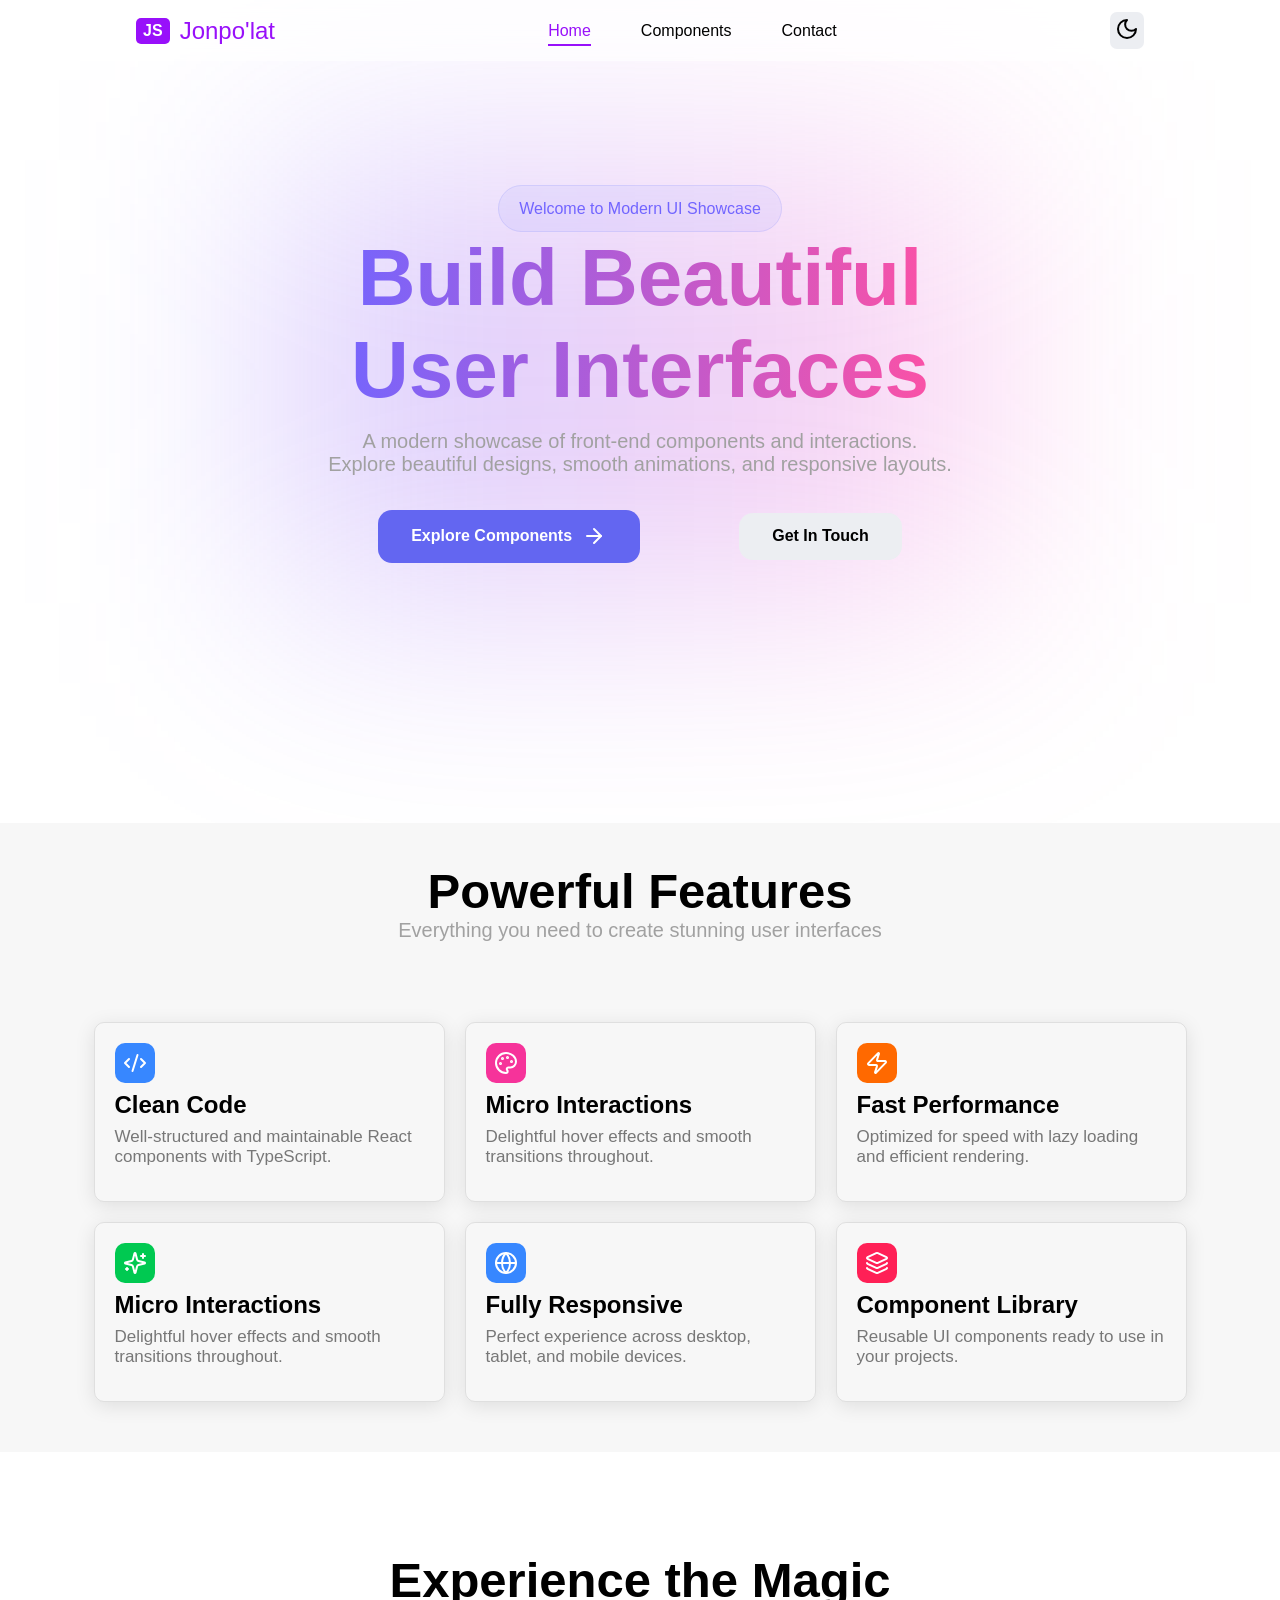
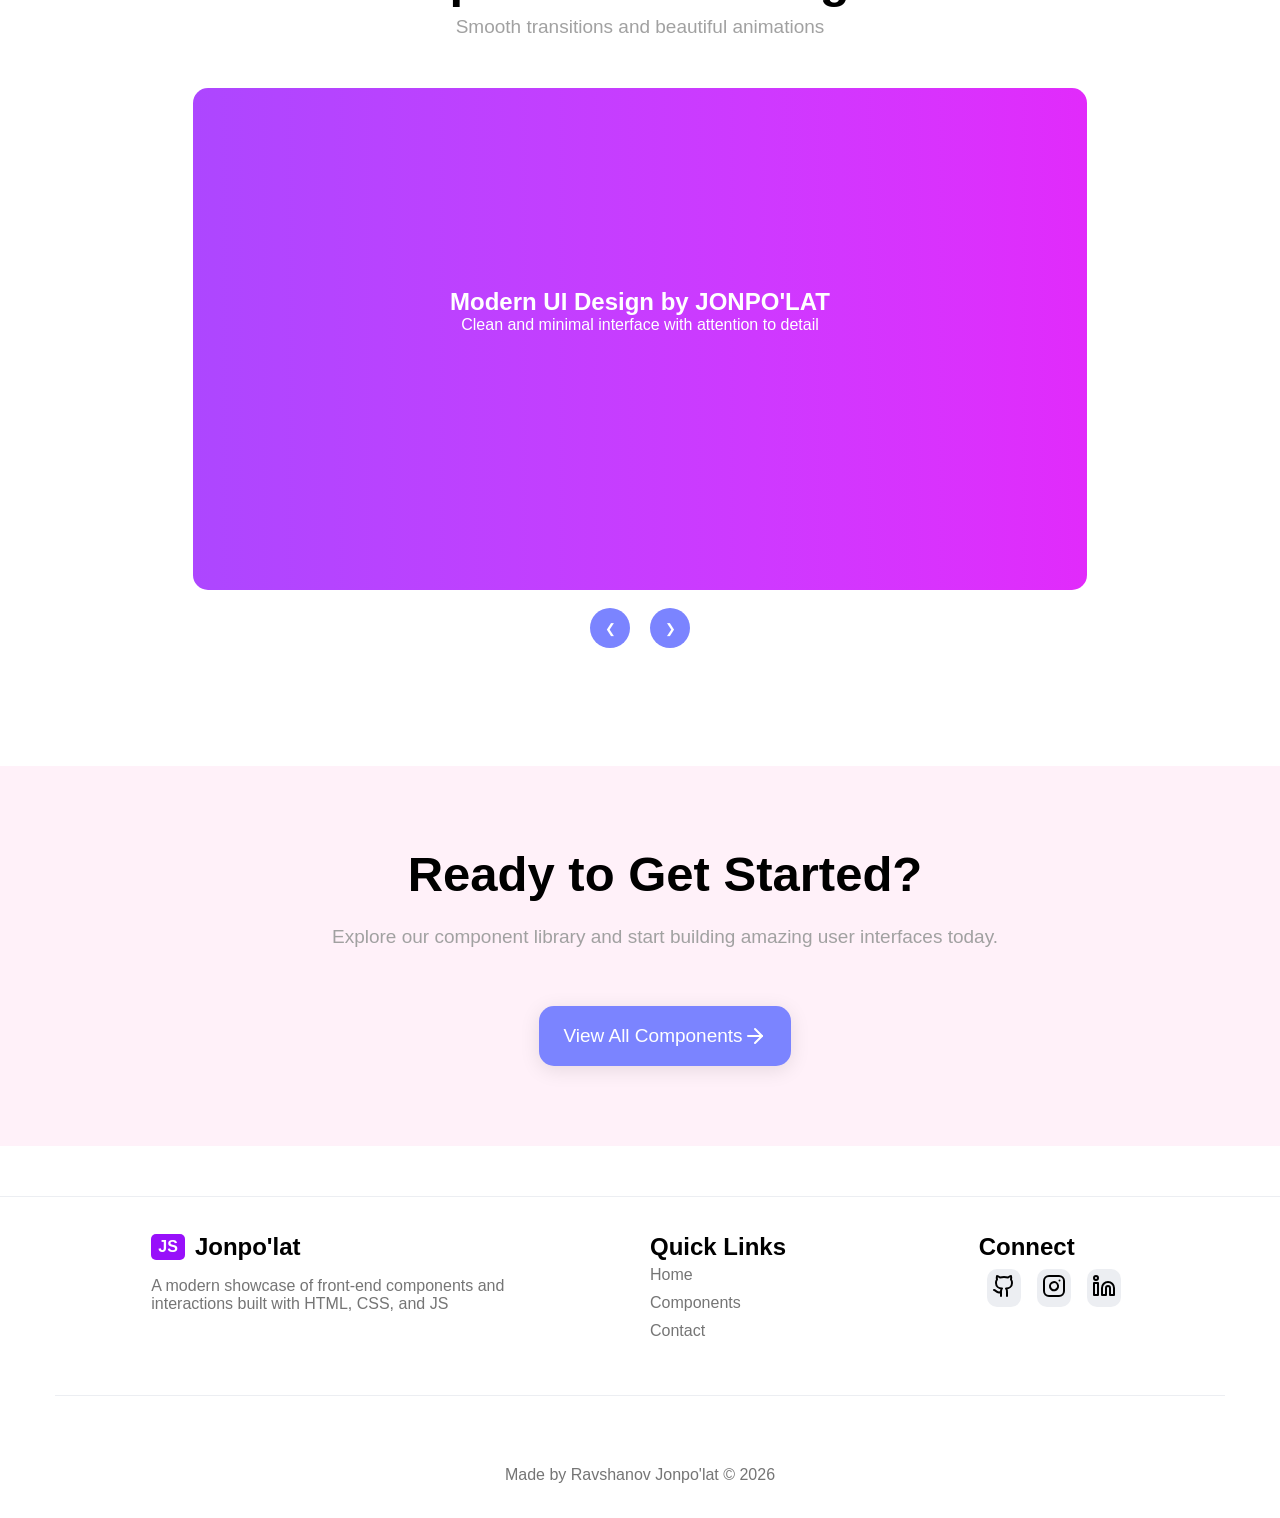
<file: index.html>
<!DOCTYPE html>
<html lang="en">
<head>
    <meta charset="UTF-8">
    <meta name="viewport" content="width=device-width, initial-scale=1.0">
    <!-- STYLE CSS -->
    <link rel="stylesheet" href="./assets/css/style.css">
    <!-- Font -->
    <link href="https://fonts.googleapis.com/css2?family=Poppins:wght@300;400;500;600;700&display=swap"
        rel="stylesheet">
    <title>WORK | PROJECT</title>
</head>
<body>
    <!-- LOADER -->
    <div class="loader-wrapper">
        <span class="loader"></span>
    </div>
    <!-- / LOADER -->

    <!-- HEADER -->
    <header>
        <nav class="nav">
            <div class="d-flex">
                <a class="d-flex" href="index.html">
                    <span>JS</span>
                    <h2>Jonpo'lat</h2>
                </a>
                <ul class="d-flex navigator">
                    <li><a href="index.html" class="nav_active">Home</a></li>
                    <li><a href="./htmls/components.html">Components</a></li>
                    <li><a href="./htmls/contact.html">Contact</a></li>
                </ul>
                <div class="d-flex">
                    <button type="button" class="darkMode-btn"></button>
                    <div class="burger">
                        <button type="button" class="burger-btn">
                            <svg xmlns="http://www.w3.org/2000/svg" width="24" height="24" viewBox="0 0 24 24"
                                fill="none" stroke="currentColor" stroke-width="2" stroke-linecap="round"
                                stroke-linejoin="round" class="lucide lucide-menu w-5 h-5">
                                <line x1="4" x2="20" y1="12" y2="12"></line>
                                <line x1="4" x2="20" y1="6" y2="6"></line>
                                <line x1="4" x2="20" y1="18" y2="18"></line>
                            </svg>
                        </button>
                    </div>
                </div>
            </div>
            <div class="nav-menu">
                <a href="index.html">
                    <p class="nav-menu_a">Home</p>
                </a>
                <a href="./htmls/components.html">
                    <p>Components</p>
                </a>
                <a href="./htmls/contact.html">
                    <p>Contact</p>
                </a>
            </div>
        </nav>
    </header>
    <!-- / HEADER -->

    <!-- MAIN -->
    <main>
        <!-- HOME SECTION -->
        <section id="home">
            <div class="container">
                <div class="home">
                    <div class="hero">
                        <span class="home_subtitle">Welcome to Modern UI Showcase</span>
                        <h1>
                            Build Beautiful <br>
                            User Interfaces
                        </h1>
                        <p>A modern showcase of front-end components and interactions. <br>Explore beautiful designs,
                            smooth
                            animations, and responsive layouts.
                        </p>
                        <div class="d-flex">
                            <a href="./htmls/components.html">
                                <button type="button" class="btn-pur">
                                    <span style="margin-right: 10px;">Explore Components</span>
                                    <svg xmlns="http://www.w3.org/2000/svg" width="24" height="24" viewBox="0 0 24 24"
                                        fill="none" stroke="currentColor" stroke-width="2" stroke-linecap="round"
                                        stroke-linejoin="round"
                                        class="lucide lucide-arrow-right ml-2 w-5 h-5 group-hover:translate-x-1 transition-transform">
                                        <path d="M5 12h14"></path>
                                        <path d="m12 5 7 7-7 7"></path>
                                    </svg>
                                </button>
                            </a>

                            <a href="./htmls/contact.html">
                                <button type="button" class="btn-pramiry">Get In Touch</button>
                            </a>


                        </div>
                    </div>

                </div>

            </div>
        </section>
        <!-- /HOME SECTION -->

        <!-- Features -->
        <section id="features">
            <div class="container">
                <div class="features">
                    <div class="features-content">
                        <h1 class="features-title">Powerful Features</h1>
                        <p class="features-subtitle">Everything you need to create stunning user interfaces</p>
                    </div>


                    <div class="card-wrpapper">
                        <div class="d-flex">
                            <div class="card hover1">
                                <div class="card1">
                                    <svg xmlns="http://www.w3.org/2000/svg" width="24" height="24" viewBox="0 0 24 24"
                                        fill="none" stroke="currentColor" stroke-width="2" stroke-linecap="round"
                                        stroke-linejoin="round" class="lucide lucide-code-xml w-6 h-6 text-white">
                                        <path d="m18 16 4-4-4-4"></path>
                                        <path d="m6 8-4 4 4 4"></path>
                                        <path d="m14.5 4-5 16"></path>
                                    </svg>
                                </div>
                                <h3>Clean Code</h3>
                                <p>Well-structured and maintainable React components with TypeScript.</p>
                            </div>
                            <div class="card hover2">
                                <div class="card2">
                                    <svg xmlns="http://www.w3.org/2000/svg" width="24" height="24" viewBox="0 0 24 24"
                                        fill="none" stroke="currentColor" stroke-width="2" stroke-linecap="round"
                                        stroke-linejoin="round" class="lucide lucide-palette w-6 h-6 text-white">
                                        <circle cx="13.5" cy="6.5" r=".5" fill="currentColor"></circle>
                                        <circle cx="17.5" cy="10.5" r=".5" fill="currentColor"></circle>
                                        <circle cx="8.5" cy="7.5" r=".5" fill="currentColor"></circle>
                                        <circle cx="6.5" cy="12.5" r=".5" fill="currentColor"></circle>
                                        <path
                                            d="M12 2C6.5 2 2 6.5 2 12s4.5 10 10 10c.926 0 1.648-.746 1.648-1.688 0-.437-.18-.835-.437-1.125-.29-.289-.438-.652-.438-1.125a1.64 1.64 0 0 1 1.668-1.668h1.996c3.051 0 5.555-2.503 5.555-5.554C21.965 6.012 17.461 2 12 2z">
                                        </path>
                                    </svg>
                                </div>
                                <h3>Micro Interactions</h3>
                                <p>Delightful hover effects and smooth transitions throughout.</p>
                            </div>
                            <div class="card hover3">
                                <div class="card3">
                                    <svg xmlns="http://www.w3.org/2000/svg" width="24" height="24" viewBox="0 0 24 24"
                                        fill="none" stroke="currentColor" stroke-width="2" stroke-linecap="round"
                                        stroke-linejoin="round" class="lucide lucide-zap w-6 h-6 text-white">
                                        <path
                                            d="M4 14a1 1 0 0 1-.78-1.63l9.9-10.2a.5.5 0 0 1 .86.46l-1.92 6.02A1 1 0 0 0 13 10h7a1 1 0 0 1 .78 1.63l-9.9 10.2a.5.5 0 0 1-.86-.46l1.92-6.02A1 1 0 0 0 11 14z">
                                        </path>
                                    </svg>
                                </div>
                                <h3>Fast Performance</h3>
                                <p>Optimized for speed with lazy loading and efficient rendering.</p>
                            </div>
                        </div>
                        <div class="d-flex">
                            <div class="card hover4">
                                <div class="card4">
                                    <svg xmlns="http://www.w3.org/2000/svg" width="24" height="24" viewBox="0 0 24 24"
                                        fill="none" stroke="currentColor" stroke-width="2" stroke-linecap="round"
                                        stroke-linejoin="round" class="lucide lucide-sparkles w-6 h-6 text-white">
                                        <path
                                            d="M9.937 15.5A2 2 0 0 0 8.5 14.063l-6.135-1.582a.5.5 0 0 1 0-.962L8.5 9.936A2 2 0 0 0 9.937 8.5l1.582-6.135a.5.5 0 0 1 .963 0L14.063 8.5A2 2 0 0 0 15.5 9.937l6.135 1.581a.5.5 0 0 1 0 .964L15.5 14.063a2 2 0 0 0-1.437 1.437l-1.582 6.135a.5.5 0 0 1-.963 0z">
                                        </path>
                                        <path d="M20 3v4"></path>
                                        <path d="M22 5h-4"></path>
                                        <path d="M4 17v2"></path>
                                        <path d="M5 18H3"></path>
                                    </svg>
                                </div>
                                <h3>Micro Interactions</h3>
                                <p>Delightful hover effects and smooth transitions throughout.</p>
                            </div>
                            <div class="card hover5">
                                <div class="card5">
                                    <svg xmlns="http://www.w3.org/2000/svg" width="24" height="24" viewBox="0 0 24 24"
                                        fill="none" stroke="currentColor" stroke-width="2" stroke-linecap="round"
                                        stroke-linejoin="round" class="lucide lucide-globe w-6 h-6 text-white">
                                        <circle cx="12" cy="12" r="10"></circle>
                                        <path d="M12 2a14.5 14.5 0 0 0 0 20 14.5 14.5 0 0 0 0-20"></path>
                                        <path d="M2 12h20"></path>
                                    </svg>
                                </div>
                                <h3>Fully Responsive</h3>
                                <p>Perfect experience across desktop, tablet, and mobile devices.</p>
                            </div>
                            <div class="card hover6">
                                <div class="card6">
                                    <svg xmlns="http://www.w3.org/2000/svg" width="24" height="24" viewBox="0 0 24 24"
                                        fill="none" stroke="currentColor" stroke-width="2" stroke-linecap="round"
                                        stroke-linejoin="round" class="lucide lucide-layers w-6 h-6 text-white">
                                        <path
                                            d="M12.83 2.18a2 2 0 0 0-1.66 0L2.6 6.08a1 1 0 0 0 0 1.83l8.58 3.91a2 2 0 0 0 1.66 0l8.58-3.9a1 1 0 0 0 0-1.83z">
                                        </path>
                                        <path
                                            d="M2 12a1 1 0 0 0 .58.91l8.6 3.91a2 2 0 0 0 1.65 0l8.58-3.9A1 1 0 0 0 22 12">
                                        </path>
                                        <path
                                            d="M2 17a1 1 0 0 0 .58.91l8.6 3.91a2 2 0 0 0 1.65 0l8.58-3.9A1 1 0 0 0 22 17">
                                        </path>
                                    </svg>
                                </div>
                                <h3>Component Library</h3>
                                <p>Reusable UI components ready to use in your projects.</p>
                            </div>
                        </div>
                    </div>
                </div>
            </div>
        </section>
        <!-- /Features -->

        <!-- Carusel -->
        <section id="coruel">
            <div class="container">
                <div class="carusel-content">
                    <h1>Experience the Magic</h1>
                    <p>Smooth transitions and beautiful animations</p>
                </div>

                <div class="carusel-center">
                    <div class="carousel">
                        <div class="carousel-track-container">
                            <div class="carousel-track">
                                <!-- Slide1 -->
                                <div class="slide slide1">
                                    <div class="slide-content">
                                        <h1>Modern UI Design by JONPO'LAT</h1>
                                        <p>Clean and minimal interface with attention to detail</p>
                                    </div>

                                </div>
                                <!-- Slide2 -->
                                <div class="slide slide2">
                                    <div class="slide-content">
                                        <h1>Smooth Animations</h1>
                                        <p>Delightful micro-interactions throughout the experience</p>
                                    </div>

                                </div>
                                <!-- Slide3 -->
                                <div class="slide slide3">
                                    <div class="slide-content">
                                        <h1>Dark Mode Support</h1>
                                        <p>Beautiful themes for every preference</p>
                                    </div>

                                </div>
                            </div>

                        </div>
                    </div>
                </div>
                <div class="carusel-btns">
                    <button class="prev" type="button">&#10094;</button>
                    <button class="next" type="button">&#10095;</button>
                </div>


            </div>
        </section>
        <!-- /Carusel -->

        <!-- Components -->
        <section id="components">
            <div class="components">
                <div class="container">
                    <h1>Ready to Get Started?</h1>
                    <p>Explore our component library and start building amazing user interfaces today.</p>
                    <button type="button">
                        <a href="./htmls/components.html">
                            View All Components
                            <svg xmlns="http://www.w3.org/2000/svg" width="24" height="24" viewBox="0 0 24 24"
                                fill="none" stroke="currentColor" stroke-width="2" stroke-linecap="round"
                                stroke-linejoin="round"
                                class="lucide lucide-arrow-right ml-2 w-5 h-5 group-hover:translate-x-1 transition-transform">
                                <path d="M5 12h14"></path>
                                <path d="m12 5 7 7-7 7"></path>
                            </svg>
                        </a>
                    </button>
                </div>
            </div>
        </section>
    </main>
    <!-- / MAIN -->

    <!-- footer -->
    <footer>
        <div class="foot">
            <div class="container broder">
                <div class="d-flex">
                    <div class="footer-titles">
                        <div>
                            <span>JS</span>
                            <h2>Jonpo'lat</h2>
                        </div>
                        <p>A modern showcase of front-end components and interactions built with HTML, CSS, and
                            JS
                        </p>
                    </div>

                    <div class="footer-links">
                        <h2>Quick Links</h2>
                        <ul>
                            <li><a href="index.html">Home</a></li>
                            <li><a href="./htmls/components.html">Components</a></li>
                            <li><a href="./htmls/contact.html">Contact</a></li>
                        </ul>
                    </div>

                    <div class="footer-connect">
                        <h2>Connect</h2>
                        <div class="d-flex">
                            <a href="https://github.com/Jonpolattt">
                                <svg xmlns="http://www.w3.org/2000/svg" width="24" height="24" viewBox="0 0 24 24"
                                    fill="none" stroke="currentColor" stroke-width="2" stroke-linecap="round"
                                    stroke-linejoin="round" class="lucide lucide-github w-5 h-5">
                                    <path
                                        d="M15 22v-4a4.8 4.8 0 0 0-1-3.5c3 0 6-2 6-5.5.08-1.25-.27-2.48-1-3.5.28-1.15.28-2.35 0-3.5 0 0-1 0-3 1.5-2.64-.5-5.36-.5-8 0C6 2 5 2 5 2c-.3 1.15-.3 2.35 0 3.5A5.403 5.403 0 0 0 4 9c0 3.5 3 5.5 6 5.5-.39.49-.68 1.05-.85 1.65-.17.6-.22 1.23-.15 1.85v4">
                                    </path>
                                    <path d="M9 18c-4.51 2-5-2-7-2"></path>
                                </svg>
                            </a>
                            <a href="https://www.instagram.com/ravshanovv.jonpolat/">
                                <svg xmlns="http://www.w3.org/2000/svg" width="24" height="24" viewBox="0 0 24 24"
                                    fill="none" stroke="currentColor" stroke-width="2" stroke-linecap="round"
                                    stroke-linejoin="round" class="lucide lucide-instagram w-5 h-5">
                                    <rect x="2" y="2" width="20" height="20" rx="5" ry="5"></rect>
                                    <path d="M16 11.37a4 4 0 1 1-7.94 1.63 4 4 0 0 1 7.94-1.63z"></path>
                                    <line x1="17.5" y1="6.5" x2="17.5" y2="6.5"></line>
                                </svg>
                            </a>
                            <a href="">
                                <svg xmlns="http://www.w3.org/2000/svg" width="24" height="24" viewBox="0 0 24 24"
                                    fill="none" stroke="currentColor" stroke-width="2" stroke-linecap="round"
                                    stroke-linejoin="round" class="lucide lucide-linkedin w-5 h-5">
                                    <path
                                        d="M16 8a6 6 0 0 1 6 6v7h-4v-7a2 2 0 0 0-2-2 2 2 0 0 0-2 2v7h-4v-7a6 6 0 0 1 6-6z">
                                    </path>
                                    <rect width="4" height="12" x="2" y="9"></rect>
                                    <circle cx="4" cy="4" r="2"></circle>
                                </svg>
                            </a>
                        </div>
                    </div>
                </div>
            </div>
        </div>

        <div class="foo-bottom">
            <div>
                <p> Made by Ravshanov Jonpo'lat © 2026</p>

            </div>
        </div>

    </footer>
    <!-- / footer -->

    <!-- UP BUTTON -->
    <div class="up-wrapper">
        <button type="button" class="up-button">
            <svg xmlns="http://www.w3.org/2000/svg" width="24" height="24" viewBox="0 0 24 24" fill="none"
                stroke="currentColor" stroke-width="2" stroke-linecap="round" stroke-linejoin="round"
                class="lucide lucide-arrow-up w-6 h-6">
                <path d="m5 12 7-7 7 7"></path>
                <path d="M12 19V5"></path>
            </svg>
        </button>

    </div>
    <!-- /UP BUTTON -->

    <!-- script js -->
    <script src="./assets/js/app.js"></script>
    <script src="./assets/js/home.js"></script>
</body>
</html>
</file>
<file: assets/css/style.css>
* {
  margin: 0;
  padding: 0;
  box-sizing: border-box;
  list-style: none;
  text-decoration: none;
}

:root {
  --background: #0a0a0f;
  --foreground: oklch(98.5% 0 0);
  --card-foreground: oklch(98.5% 0 0);
  --popover: oklch(14.5% 0 0);
  --popover-foreground: oklch(98.5% 0 0);
  --primary: #818cf8;
  --primary-foreground: oklch(20.5% 0 0);
  --secondary: oklch(26.9% 0 0);
  --secondary-foreground: oklch(98.5% 0 0);
  --muted: oklch(26.9% 0 0);
  --muted-foreground: oklch(70.8% 0 0);
  --accent: oklch(26.9% 0 0);
  --accent-foreground: oklch(98.5% 0 0);
  --destructive: oklch(39.6% 0.141 25.723);
  --destructive-foreground: oklch(63.7% 0.237 25.331);
  --border: oklch(26.9% 0 0);
  --input: oklch(26.9% 0 0);
  --ring: oklch(43.9% 0 0);
  --font-weight-medium: 500;
  --font-weight-normal: 400;
  --chart-1: oklch(48.8% 0.243 264.376);
  --chart-2: oklch(69.6% 0.17 162.48);
  --chart-3: oklch(76.9% 0.188 70.08);
  --chart-4: oklch(62.7% 0.265 303.9);
  --chart-5: oklch(64.5% 0.246 16.439);
  --sidebar: oklch(20.5% 0 0);
  --sidebar-foreground: oklch(98.5% 0 0);
  --sidebar-primary: oklch(48.8% 0.243 264.376);
  --sidebar-primary-foreground: oklch(98.5% 0 0);
  --sidebar-accent: oklch(26.9% 0 0);
  --sidebar-accent-foreground: oklch(98.5% 0 0);
  --sidebar-border: oklch(26.9% 0 0);
  --sidebar-ring: oklch(43.9% 0 0);
  --color-red-500: oklch(63.7% 0.237 25.331);
  --color-orange-500: oklch(70.5% 0.213 47.604);
  --color-yellow-500: oklch(79.5% 0.184 86.047);
  --color-green-500: oklch(72.3% 0.219 149.579);
  --color-emerald-500: oklch(69.6% 0.17 162.48);
  --color-cyan-500: oklch(71.5% 0.143 215.221);
  --color-blue-500: oklch(63.833% 0.19498 258.769);
  --color-indigo-500: oklch(58.5% 0.233 277.117);
  --color-violet-500: oklch(60.6% 0.25 292.717);
  --color-purple-500: oklch(62.7% 0.265 303.9);
  --color-purple-600: oklch(55.8% 0.288 302.321);
  --color-fuchsia-500: oklch(66.7% 0.295 322.15);
  --color-pink-500: oklch(65.6% 0.241 354.308);
  --color-pink-501: oklch(75.12% 0.17646 348.894);
  --color-rose-500: oklch(64.5% 0.246 16.439);
  --color-gray-100: oklch(96.7% 0.003 264.542);
  --bg: #07070a;
  --left: #7b84ff;
  --right: #ff5fd0;

  --bg-color: white;
  --text-color: black;
  --bg-nav: rgba(255, 255, 255, 0.6);
  --border-color: rgba(183, 183, 183, 0.637);
  --box-shadow: 0 4px 20px rgba(0, 0, 0, 0.167);
  --btn-color: white;
  --btn-bg-color: oklch(95% 0.0058 264.53);
  --features-bg-color: rgba(231, 231, 231, 0.345);
  --card-box-shadow: 0 4px 20px rgba(0, 0, 0, 0.103);
  --card: white;
  --input-background: #f3f3f5;
  --placeholder-color: rgb(91, 91, 91);
}
.dark {
  --bg-color: black;
  --text-color: white;
  --bg-nav: rgba(0, 0, 0, 0.6);
  --border-color: rgba(74, 74, 74, 0.514);
  --box-shadow: 0 4px 20px rgba(40, 40, 40, 0.504);
  --btn-bg-color: var(--secondary);
  --features-bg-color: color-mix(in oklab, var(--secondary) 30%, transparent);
  --secondary: oklch(26.9% 0 0);
  --card: #131318;
  --input-background: #212121;
  --placeholder-color: rgb(197, 197, 197);
}
.darkMode-btn {
  background-color: var(--btn-bg-color) !important;
}
body {
  /* background-color: var(--background); */
  font-family:
    Inter,
    -apple-system,
    BlinkMacSystemFont,
    Segoe UI,
    sans-serif;
  background-color: var(--bg-color);
}

.d-flex {
  display: flex;
  align-items: center;
  justify-content: space-around;
}

.container {
  margin: 0 auto;
  width: 1170px;
}
/* loader */
.loader-wrapper {
  width: 100%;
  height: 100vh;
  display: flex;
  justify-content: center;
  align-items: center;
  position: fixed;
  background-color: var(--bg-color);
  left: 0;
  right: 0;
  top: 0;
  bottom: 0;
  z-index: 999999;
  transition: opacity 0.5s;
}
.loader {
  width: 48px;
  height: 48px;
  display: inline-block;
  border-radius: 10px;
  box-sizing: border-box;
  animation: rotation 1s linear infinite;
  background: linear-gradient(
    90deg,
    var(--color-purple-500),
    var(--color-fuchsia-500)
  );
}
.loading {
  overflow: hidden;
}
.loader-opacity {
  opacity: 0;
}
@keyframes rotation {
  0% {
    transform: rotate(0deg);
  }
  50% {
    transform: rotate(180deg);
  }
  100% {
    transform: rotate(360deg);
  }
}

/* Up dtn */
.up-wrapper {
  position: fixed;
  right: 30px;
  bottom: 30px;
  display: none;
  pointer-events: none;
  transition: 0.3s;
}
.up-button {
  float: right;
  border: none;
  outline: none;
  background-color: #7b84ff;
  padding: 10px 12px;
  border-radius: 50%;
  margin-top: 100px;
  margin-right: 100px;
  color: white;
  transition: all 0.1s ease-in-out;
}
.up-button:hover {
  transform: scale(110%);
}
.up-wrapper.show {
  display: block;
  pointer-events: auto;
}

/* HEADER */
header {
  height: 100px;
}
nav {
  position: fixed;
  left: 0;
  right: 0;
  top: 0;
  background-color: var(--bg-color);
  padding: 12px;
  background: var(--bg-nav);
  -webkit-backdrop-filter: blur(15px);
  backdrop-filter: blur(15px);
  transition: all 0.5s;
  z-index: 99999;
  /* height: 70px; */
}
.fix {
  box-shadow: var(--box-shadow);
  /* border-bottom: 1px solid var(--border-color); */
}
nav h2 {
  font-weight: 500;
  color: var(--color-purple-600);
  cursor: pointer;
}
nav span {
  color: white;
  background-color: var(--color-purple-600);
  padding: 4px 7px;
  font-weight: bold;
  border-radius: 5px;
  margin-right: 10px;
  cursor: pointer;
  transition: all 0.3s ease-in-out;
}
.nav div span:hover {
  transform: rotate(180deg);
}

.nav_active {
  color: var(--color-purple-600) !important;
  border-bottom: 2px solid var(--color-purple-600) !important;
  padding-bottom: 5px;
}

nav h1,
ul li {
  cursor: pointer;
}
.nav ul li {
  padding: 0px 25px;
}
.navigator li a {
  color: var(--text-color);
  transition: all 0.2s;
}
.navigator li a:hover {
  color: var(--color-purple-600);
}
.nav button {
  border: none;
  outline: none;
  padding: 5px;
  border-radius: 7px;
  transition: all 0.2s;
  background-color: var(--bg-color);
  color: var(--text-color);
}
.nav button:hover {
  transform: scale(103%);
}

/* BURGER */
.burger {
  display: none;
  flex-direction: column;
  gap: 5px;
  cursor: pointer;
}

.burger p {
  width: 25px;
  transition: 0.3s;
}
.nav-menu {
  padding: 18px;
  /* transition: all 0.2s; */
  height: 0;
  display: none;
}
.nav-menu__active {
  display: block;
  height: 100%;
}
.burger-btn {
  background-color: var(--btn-bg-color) !important;
  margin-left: 14px;
}

.nav-menu p {
  padding: 10px;
  /* background-color: var(--primary); */
  margin: 5px;
  color: var(--text-color);
  background-color: var(--btn-bg-color);
  border-radius: 10px;
  transition: all 0.5s;
}
.nav-menu p a {
  color: var(--text-color) !important;
}
.nav-menu_a {
  background-color: var(--primary) !important;
}

/* HEADER */

/* HOME */
.home {
  display: flex;
  align-items: center;
  justify-content: center;
  margin-top: 100px;
  text-align: center;
}
.home_subtitle {
  background-color: color-mix(in oklab, var(--primary) 10%, transparent);
  padding: 14px 20px;
  border-radius: 25px;
  border: 1px solid;
  border-color: color-mix(in oklab, var(--primary) 20%, transparent);
  color: #7265ff;
}
.hero {
  position: relative;
}

.hero::before {
  content: "";
  position: absolute;
  inset: -40px;

  background: linear-gradient(
    90deg,
    rgba(120, 90, 255, 0.301),
    rgba(255, 90, 200, 0.258)
  );

  filter: blur(120px);
  z-index: -1;
}
.home h1 {
  margin: 14px 0px;
  font-weight: 800;
  font-size: 80px; /* подберите размер по вкусу */
  background: linear-gradient(90deg, #7265ff, #ff51a3);
  -webkit-background-clip: text; /* для Safari и Chrome */
  -webkit-text-fill-color: transparent; /* для Safari и Chrome */
  background-clip: text; /* для остальных браузеров */
  color: transparent;
}
.home p {
  font-size: 1.25rem;
  color: var(--muted-foreground);
  margin-bottom: 18px;
}
.home button {
  display: inline-flex;
  align-items: center;
  padding: 0.9rem 2.1rem;
  border-radius: 14px;
  font-weight: 700;
  font-size: 1rem;
  cursor: pointer;
  border: 0;
  text-decoration: none;
  transition:
    transform 0.18s ease,
    box-shadow 0.18s ease;
  margin-top: 16px;
}
.home button:hover {
  transform: scale(108%);
}

.btn-pur {
  background-color: #6366f1;
  color: var(--btn-color);
}
.btn-pramiry {
  background-color: var(--btn-bg-color);
  color: var(--text-color);
}
/* /HOME */

/* FEATURES */
#features {
  margin-top: 260px;
  padding: 40px;
  background-color: var(--features-bg-color);
}
.features-content {
  text-align: center;
  padding-bottom: 70px;
}
.features-content h1 {
  color: var(--text-color);
  font-size: 49px;
}
.features-content p {
  color: var(--muted-foreground);
  font-size: 20px;
}
.card-wrpapper .d-flex {
  display: flex;
  justify-content: center;
  flex-wrap: wrap;
}

.card {
  border: 1px solid rgba(143, 143, 143, 0.23);
  padding: 20px;
  border-radius: 10px;
  box-shadow: var(--card-box-shadow);
  margin: 10px;
  width: 30%;
  min-width: 280px;
  height: 180px;
  cursor: default;
  transition: all 0.3s;
}
.card div {
  display: flex;
  align-items: center;
  justify-content: center;
  color: white;
  border-radius: 10px;
  width: 40px;
  height: 40px;
}
.card1 {
  background-color: var(--color-blue-500);
}
.card2 {
  background-color: var(--color-pink-500);
}
.card3 {
  background-color: var(--color-orange-500);
}
.card4 {
  background-color: var(--color-green-500);
}
.card5 {
  background-color: var(--color-blue-500);
}
.card6 {
  background-color: var(--color-rose-500);
}
.hover1:hover {
  border-color: color-mix(in oklab, var(--primary) 50%, transparent);
  background-color: color-mix(in oklab, #818df844 50%, transparent);
  margin-top: -5px;
}
.hover2:hover {
  border-color: color-mix(in oklab, var(--primary) 50%, transparent);
  background-color: color-mix(
    in oklab,
    oklch(68.45% 0.3046 331.936 / 0.149) 50%,
    transparent
  );
  margin-top: -5px;
}
.hover3:hover {
  border-color: color-mix(in oklab, var(--primary) 50%, transparent);
  background-color: color-mix(
    in oklab,
    oklch(70.09% 0.20117 44.755 / 0.267) 50%,
    transparent
  );
  margin-top: -5px;
}
.hover4:hover {
  border-color: color-mix(in oklab, var(--primary) 50%, transparent);
  background-color: color-mix(
    in oklab,
    oklch(72.887% 0.21192 147.841 / 0.27) 50%,
    transparent
  );
  margin-top: -5px;
}
.hover5:hover {
  border-color: color-mix(in oklab, var(--primary) 50%, transparent);
  background-color: color-mix(in oklab, #818df844 50%, transparent);
  margin-top: -5px;
}
.hover6:hover {
  border-color: color-mix(in oklab, var(--primary) 50%, transparent);
  background-color: color-mix(
    in oklab,
    oklch(64.382% 0.24527 15.909 / 0.259) 50%,
    transparent
  );
  margin-top: -5px;
}
.card h3 {
  font-size: 24px;
  padding: 8px 0px;
  color: var(--text-color);
}
.card p {
  color: oklch(56.926% 0.00006 271.152);
  font-size: 17px;
}
/* /FEATURES */

/* CORUSEL */
#coruel {
  margin-top: 100px;
  margin-bottom: 100px;
}
.carusel-content {
  text-align: center;
  margin-bottom: 50px;
}
.carusel-content h1 {
  color: var(--text-color);
  font-size: 49px;
}
.carusel-content p {
  color: var(--muted-foreground);
  font-size: 19px;
  padding-top: 8px;
}
.carusel-center {
  display: flex;
  align-items: center;
  justify-content: center;
}

/*  */
.carousel {
  position: relative;
  margin: auto;
  width: 894.4px;
  overflow: hidden;
}

.carousel-track-container {
  overflow: hidden;
}
.carousel-track {
  display: flex;
  transition: transform 0.7s ease;
}

/* slide styles */
.slide {
  text-align: center;
  color: white;
  min-width: 100%;
  height: 502.4px;
  border-radius: 15px;
}
.slide-content {
  padding-top: 200px;
  width: 100%;
  display: block;
}
.slide1 {
  background: linear-gradient(
    90deg,
    var(--color-purple-500),
    var(--color-fuchsia-500)
  );
}
.slide2 {
  background: linear-gradient(
    90deg,
    var(--color-blue-500),
    var(--color-indigo-500)
  );
}
.slide3 {
  background: linear-gradient(
    90deg,
    var(--color-red-500),
    var(--color-pink-500)
  );
}
.carusel-btns {
  display: flex;
  align-items: center;
  justify-content: center;
}
.carusel-btns button {
  margin: 18px 10px;
  background-color: #7b84ff;
  color: white;
  border: none;
  outline: none;
  width: 40px;
  height: 40px;
  border-radius: 50%;
}
/* /CORUSEL */

/* COMPONENTS */
.components {
  padding: 80px;
  text-align: center;
  background-color: color-mix(in oklab, var(--color-pink-501) 10%, transparent);
}
.components h1 {
  font-size: 49px;
  color: var(--text-color);
}
.components p {
  color: var(--muted-foreground);
  font-size: 19px;
  padding: 24px 0px;
}
.components button {
  box-shadow: var(--card-box-shadow);
  border: none;
  outline: none;
  padding: 18px 24px;
  font-size: 19px;
  border-radius: 15px;
  background-color: #7b84ff;
  transition: all 0.3s;
  margin-top: 34px;
}
.components button a {
  color: white;
  display: flex;
  align-items: center;
}
.components button:hover {
  transform: scale(105%);
}
/* /COMPONENTS */

/* FOOTER */
footer {
  margin-top: 50px;
  background-color: var(--card);
  border-top: 1px solid var(--btn-bg-color);
}
.foot {
  padding: 36px;
}
.footer-titles {
  width: 33%;
}
.footer-titles div {
  display: flex;
  align-items: center;
}
.footer-titles span {
  color: white;
  background-color: var(--color-purple-600);
  padding: 4px 7px;
  font-weight: bold;
  border-radius: 5px;
  margin-right: 10px;
  cursor: pointer;
  transition: all 0.3s ease-in-out;
}
.footer-titles h2 {
  color: var(--text-color);
}
.footer-titles p {
  padding-top: 16px;
  color: oklch(56.241% 0.00006 271.152);
}

.footer-links {
  margin-left: -80px;
}
.footer-links h2 {
  color: var(--text-color);
}
.footer-links ul {
  line-height: 28px;
}
.footer-links ul li a {
  color: oklch(56.241% 0.00006 271.152);
  transition: all 0.3s;
}
.footer-links ul li a:hover {
  color: var(--primary);
}

.footer-connect h2 {
  color: var(--text-color);
}
.footer-connect a {
  background-color: var(--btn-bg-color);
  color: var(--text-color);
  border-radius: 10px;
  margin: 8px;
  padding: 5px;
  display: inline-block !important;
}
.foo-bottom {
  text-align: center;
  padding: 34px;
  color: oklch(56.241% 0.00006 271.152);
}
.broder {
  border-bottom: 1px solid var(--btn-bg-color);
  padding-bottom: 50px;
}
.broder .d-flex {
  display: flex;
  justify-content: space-around;
  align-items: start;
}

.show {
  display: block;
}
.hide {
  display: none;
}

/* ===================== */
/* Large tablets */
/* ===================== */

@media (max-width: 1200px) {
  .container {
    width: 95%;
  }
  .carousel {
    width: 90%;
  }
}

/* ===================== */
/* Tablets */
/* ===================== */

@media (max-width: 992px) {
  .d-flex {
    justify-content: space-between;
  }

  .nav ul li {
    padding: 0 15px;
  }

  .home h1 {
    font-size: 3rem;
  }

  .home p {
    font-size: 1.1rem;
  }

  .hero .d-flex {
    display: block;
  }

  .here button {
    width: 100%;
  }

  .up-button {
    margin: 0;
  }

  /* FEATURES */
  .card {
    width: 45%;
  }

  /* CARUSEL */
  .carousel {
    width: 100%;
  }

  .slide {
    height: 400px;
    border-radius: 10px;
  }

  .slide-content {
    padding-top: 150px;
  }

  .carusel-content h1 {
    font-size: 36px;
  }

  .carusel-content p {
    font-size: 16px;
  }

  .carusel-btns button {
    width: 35px;
    height: 35px;
    margin: 14px 8px;
  }

  /* COMPONENTS */
  .components {
    padding: 60px 40px;
  }

  .components h1 {
    font-size: 36px;
  }

  .components p {
    font-size: 17px;
  }

  .components button {
    font-size: 17px;
    padding: 16px 22px;
  }
}

/* ===================== */
/* Mobile */
/* ===================== */

@media (max-width: 768px) {
  .burger {
    display: flex;
  }

  /* nav {
    padding: 12px;
  } */

  .nav ul {
    display: none; /* меню скрываем */
  }

  .home {
    margin-top: 80px;
    padding: 0 20px;
  }

  .home h1 {
    font-size: 2.3rem;
  }

  .home p {
    font-size: 1rem;
  }

  .home button {
    padding: 1rem 1.8rem;
    font-size: 0.9rem;
    width: 100%;
  }

  /* FEATURES */
  #features {
    padding: 50px 20px;
  }

  .card {
    width: 100%;
    height: auto;
  }

  .features-content h1 {
    font-size: 32px;
  }

  .features-content p {
    font-size: 16px;
  }

  /* CARUSEL */
  .carousel {
    width: 100%;
  }

  .slide {
    height: 300px;
    border-radius: 8px;
  }

  .slide-content {
    padding-top: 100px;
  }

  .carusel-content h1 {
    font-size: 28px;
  }

  .carusel-content p {
    font-size: 14px;
  }

  .carusel-btns button {
    width: 30px;
    height: 30px;
    margin: 10px 5px;
    font-size: 18px;
  }

  /* COMPONENTS */
  .components {
    padding: 60px 30px;
  }

  .components h1 {
    font-size: 34px;
  }

  .components p {
    font-size: 17px;
    padding: 20px 0;
  }

  .components button {
    font-size: 17px;
    padding: 16px 22px;
  }

  .components button a {
    justify-content: center;
  }

  .components svg {
    width: 20px;
    height: 20px;
  }

  /* FOOTER */
  .foot .d-flex {
    flex-direction: column;
    gap: 28px;
    align-items: flex-start;
  }

  .footer-titles {
    width: 100%;
    text-align: start;
  }

  .footer-titles div {
    justify-content: flex-start;
  }

  .footer-links {
    margin-left: 0;
    text-align: start;
  }

  .footer-connect {
    text-align: start;
    width: 100%;
  }

  .footer-connect .d-flex {
    display: flex !important;
    flex-direction: row !important;
    gap: 0px;
    justify-content: start;
  }

  .footer-connect a {
    padding: 8px;
  }

  .foo-bottom {
    text-align: center;
    font-size: 14px;
  }
}

/* ===================== */
/* Small phones */
/* ===================== */

@media (max-width: 480px) {
  .home h1 {
    font-size: 1.8rem;
  }

  .home_subtitle {
    padding: 10px 15px;
    font-size: 0.9rem;
  }

  .home p {
    font-size: 0.9rem;
  }

  .up-wrapper {
    right: 15px;
    bottom: 15px;
  }

  /* FEATURES */
  .card {
    padding: 15px;
  }

  .card h3 {
    font-size: 20px;
  }

  .card p {
    font-size: 15px;
  }

  /* CARUSEL */
  .slide {
    height: 250px;
  }

  .slide-content {
    padding-top: 80px;
  }

  .carusel-content h1 {
    font-size: 22px;
  }

  .carusel-content p {
    font-size: 12px;
  }

  .carusel-btns button {
    width: 25px;
    height: 25px;
    font-size: 16px;
    margin: 8px 4px;
  }
}
</file>
